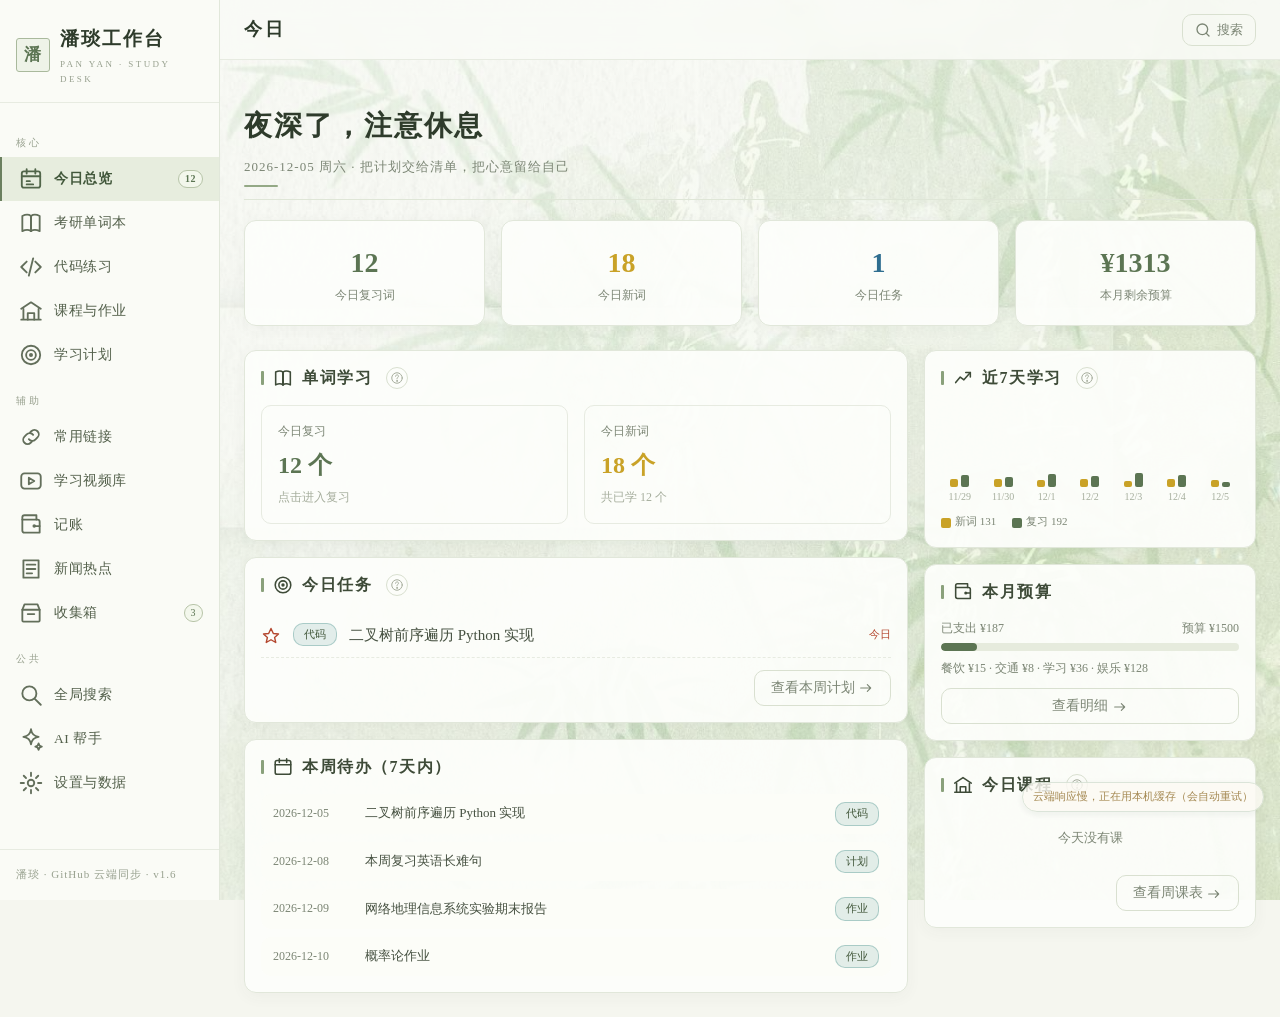
<file: wwwroot/site/index.html>
<!DOCTYPE html>
<html lang="zh-CN">
<head>
  <meta charset="UTF-8">
  <meta name="viewport" content="width=device-width, initial-scale=1.0, viewport-fit=cover">
  <meta name="theme-color" content="#2F4A3A">
  <title>潘琰工作台 · 个人学习工作台</title>
  <link rel="stylesheet" href="css/style.css?v=42">
</head>
<body>
  <div class="ink-bg" aria-hidden="true"></div>
  <div class="app">
    <!-- 侧边导航（桌面端） -->
    <aside class="sidebar">
      <div class="sidebar-header">
        <div class="sidebar-logo">
          <div class="seal">潘</div>
          <div>
            <div class="brand-cn">潘琰工作台</div>
            <div class="sidebar-logo-sub">PAN YAN · STUDY DESK</div>
          </div>
        </div>
      </div>
      <nav class="sidebar-nav"></nav>
      <div class="sidebar-footer">
        潘琰 · GitHub 云端同步 · v1.6
      </div>
    </aside>

    <!-- 主内容区 -->
    <div class="main">
      <header class="topbar">
        <div class="topbar-title">今日</div>
        <div class="topbar-actions">
          <button class="btn-secondary" style="padding:6px 12px;font-size:13px;display:inline-flex;align-items:center;gap:6px" onclick="navigate('search')" title="全局搜索">
            <svg width="15" height="15" viewBox="0 0 24 24" fill="none" stroke="currentColor" stroke-width="2" stroke-linecap="round" stroke-linejoin="round"><circle cx="11" cy="11" r="8"/><line x1="21" y1="21" x2="16.65" y2="16.65"/></svg>
            搜索
          </button>
        </div>
      </header>
      <main class="page"></main>
    </div>
  </div>

  <!-- 手机端底部导航 -->
  <nav class="bottomnav">
    <div class="bottomnav-items"></div>
  </nav>

  <!-- 手机端更多抽屉 -->
  <div class="mobile-menu-backdrop" onclick="closeDrawer()"></div>
  <div class="mobile-menu-drawer"></div>

  <!-- Toast 容器 -->
  <div class="toast-container"></div>

  <!-- 先加载图标库，再加载数据层、GitHub 同步层、AI、新闻、主控制器；docs.js 放最后覆盖旧帮助文档 -->
  <script src="js/config.js?v=50"></script>
  <script src="js/icons.js?v=41"></script>
  <script src="js/store.js?v=43"></script>
  <script src="js/sync.js?v=51"></script>
  <script src="js/ai.js?v=50"></script>
  <script src="js/news.js?v=50"></script>
  <script src="js/app.js?v=53"></script>
  <script src="js/safety.js?v=48"></script>
  <script src="js/docs.js?v=51"></script>
</body>
</html>
</file>
<file: wwwroot/site/css/style.css>
/* ============ 水彩青绿山水 ============ */
:root {
  /* 淡奶黄纸底 */
  --bg-paper: #F7F3E6;
  --bg-paper-light: #FFFDF6;
  --bg-paper-deep: #ECE2C4;
  
  /* 暖墨色文字 */
  --ink-deep: #353226;
  --ink-main: #4A4538;
  --ink-sub: #7D7460;
  --ink-light: #A79C84;
  
  --border-paper: #DCD1B2;
  --border-paper-light: #EAE2CC;
  
  /* 翡翠／湖蓝主色 */
  --primary-teal: #2A7E78;
  --primary-teal-deep: #1B5C58;
  --primary-teal-light: #7FC4B8;
  
  /* 辅助：青金石 / 金箔 / 朱砂 */
  --ochre: #C9A227;
  --ochre-light: #DFC46A;
  --cinnabar: #B4472F;
  --cinnabar-light: #CE7159;
  --azure-stone: #2F6E90;
  --azure-stone-light: #7FA8BE;
  
  /* 侧边：奶油白 */
  --sidebar-bg: #FFFDF6;
  --sidebar-bg-deep: #F5EEDB;
  --sidebar-text: #4A4538;
  --sidebar-text-dim: #9A9078;
  --sidebar-active: #B98A2F;
  
  --success: #2A7E78;
  --warning: #C9A227;
  --danger: #B4472F;
  --info: #2F6E90;
  
  /* 卡片 */
  --card-bg: #FFFEF8;
  --card-shadow: 0 1px 2px rgba(74, 69, 56, 0.04), 0 10px 24px rgba(180, 150, 70, 0.07);
  --card-shadow-hover: 0 2px 6px rgba(74, 69, 56, 0.06), 0 16px 34px rgba(180, 150, 70, 0.11);
  --card-radius: 12px;
  
  --space-xs: 4px;
  --space-sm: 8px;
  --space-md: 16px;
  --space-lg: 24px;
  --space-xl: 32px;
  
  /* 字体：宋体 */
  --font-serif: "Songti SC", "STSong", "SimSun", "宋体", "Noto Serif SC", Georgia, serif;
  --font-sans: "Songti SC", "STSong", "SimSun", "宋体", "Noto Serif SC", Georgia, serif;
  
  --radius-sm: 6px;
  --radius-md: 10px;
  --radius-lg: 16px;
  
  --sidebar-w: 220px;
  --topbar-h: 60px;
  --bottomnav-h: 64px;
}

/* ============ 全局重置 ============ */
*, *::before, *::after { box-sizing: border-box; margin: 0; padding: 0; }

html, body {
  height: 100%;
  background: var(--bg-paper);
  color: var(--ink-main);
  font-family: var(--font-sans);
  font-size: 15px;
  line-height: 1.6;
  -webkit-font-smoothing: antialiased;
}

/* 云雾纸底 */
body {
  background-color: var(--bg-paper);
  background-image:
    radial-gradient(1100px 620px at 88% -12%, rgba(127, 196, 184, 0.30), transparent 62%),
    radial-gradient(820px 520px at 2% 104%, rgba(47, 110, 144, 0.14), transparent 66%),
    url("data:image/svg+xml,%3Csvg xmlns='http://www.w3.org/2000/svg' width='220' height='220'%3E%3Cfilter id='n'%3E%3CfeTurbulence type='fractalNoise' baseFrequency='0.8' numOctaves='2' stitchTiles='stitch'/%3E%3C/filter%3E%3Crect width='100%25' height='100%25' filter='url(%23n)' opacity='0.035'/%3E%3C/svg%3E");
  background-attachment: fixed;
}

/* 远山云雾层 */
.ink-bg {
  position: fixed;
  left: 0; right: 0; bottom: 0;
  height: 44vh;
  pointer-events: none;
  z-index: 0;
  background:
    url("data:image/svg+xml,%3Csvg xmlns='http://www.w3.org/2000/svg' viewBox='0 0 1200 440' preserveAspectRatio='none'%3E%3Cdefs%3E%3ClinearGradient id='a' x1='0' y1='0' x2='0' y2='1'%3E%3Cstop offset='0' stop-color='%237FC4B8' stop-opacity='0.55'/%3E%3Cstop offset='1' stop-color='%232A7E78' stop-opacity='0.30'/%3E%3C/linearGradient%3E%3ClinearGradient id='b' x1='0' y1='0' x2='0' y2='1'%3E%3Cstop offset='0' stop-color='%232F6E90' stop-opacity='0.34'/%3E%3Cstop offset='1' stop-color='%23103C3B' stop-opacity='0.16'/%3E%3C/linearGradient%3E%3C/defs%3E%3Cpath d='M0 440V300c60-26 96-104 158-126s92 48 152 30 90-112 166-124 104 82 172 100 108-40 172-74 108-20 168 20v314z' fill='url(%23a)'/%3E%3Cpath d='M0 440V352c92-18 132-86 212-96s100 54 170 40 118-80 198-66 106 66 176 76 114-18 166-36 94 6 142 26v144z' fill='url(%23b)'/%3E%3Cellipse cx='300' cy='330' rx='260' ry='26' fill='%23FFFFFF' opacity='0.55'/%3E%3Cellipse cx='840' cy='356' rx='300' ry='24' fill='%23FFFFFF' opacity='0.45'/%3E%3Cpath d='M0 440v-18c100 4 152-28 236-26s126 24 208 18 124-28 210-22 138 26 220 20 94-10 142-6v34z' fill='%231B5C58' opacity='0.14'/%3E%3C/svg%3E")
      bottom center / 100% 100% no-repeat;
}
.ink-bg::after {
  content: '';
  position: absolute;
  inset: 0;
  background: linear-gradient(to top, rgba(244, 250, 248, 0) 42%, rgba(244, 250, 248, 0.94) 100%);
}

.app, .bottomnav, .mobile-menu-drawer, .modal-overlay, .toast-container {
  position: relative;
  z-index: 1;
}
.sidebar { z-index: 100; }
.bottomnav { z-index: 100; }

a { color: var(--primary-teal); text-decoration: none; }
a:hover { color: var(--primary-teal-deep); text-decoration: underline; }

button {
  cursor: pointer;
  font-family: var(--font-sans);
  font-size: 14px;
  border: 1px solid var(--border-paper);
  background: var(--bg-paper-light);
  color: var(--ink-main);
  padding: 8px 16px;
  border-radius: var(--radius-md);
  transition: all 0.15s ease;
}
button:hover { border-color: var(--primary-teal); color: var(--primary-teal); }
button:disabled { opacity: 0.5; cursor: not-allowed; }

/* 主要按钮 —— 青绿 */
.btn-primary {
  background: linear-gradient(180deg, #33918A 0%, #2A7E78 100%);
  border-color: #2A7E78;
  color: #fff;
  font-weight: 500;
  letter-spacing: 1px;
  box-shadow: 0 4px 12px rgba(42, 126, 120, 0.22);
}
.btn-primary:hover {
  background: linear-gradient(180deg, #2A7E78 0%, #1B5C58 100%);
  border-color: #1B5C58;
  color: #fff;
  text-decoration: none;
}

/* 次要按钮 */
.btn-secondary {
  background: transparent;
  border-color: var(--border-paper);
  color: var(--ink-sub);
}
.btn-secondary:hover { color: var(--ink-main); border-color: var(--ink-sub); }

/* 危险按钮 */
.btn-danger {
  background: transparent;
  border-color: var(--danger);
  color: var(--danger);
}
.btn-danger:hover { background: var(--danger); color: #fff; text-decoration: none; }

/* ============ 布局：左侧导航 + 右侧主内容 ============ */
.app {
  display: flex;
  min-height: 100vh;
}

/* 侧边导航 */
.sidebar {
  width: var(--sidebar-w);
  background: var(--sidebar-bg);
  color: var(--sidebar-text);
  position: fixed;
  top: 0;
  left: 0;
  bottom: 0;
  display: flex;
  flex-direction: column;
  z-index: 100;
  overflow: hidden;
  background-color: var(--sidebar-bg);
  background-image:
    url("data:image/svg+xml,%3Csvg xmlns='http://www.w3.org/2000/svg' viewBox='0 0 220 200' preserveAspectRatio='none'%3E%3Cpath d='M0 200V142c24-10 34-40 58-48s38 22 60 18 32-34 56-32 32 28 46 36v84z' fill='%237FC4B8' opacity='0.20'/%3E%3Cpath d='M0 200v-30c28 2 42-16 66-14s38 16 60 12 44-20 94-10v42z' fill='%232F6E90' opacity='0.22'/%3E%3Cellipse cx='90' cy='150' rx='110' ry='14' fill='%23FFFFFF' opacity='0.10'/%3E%3C/svg%3E"),
    radial-gradient(420px 260px at 110% 0%, rgba(127, 196, 184, 0.22), transparent 70%),
    linear-gradient(180deg, #14494A 0%, #0A2A2A 100%);
  background-position: bottom center, top right, center;
  background-size: 100% 200px, auto, cover;
  background-repeat: no-repeat;
  border-right: 1px solid rgba(201, 162, 39, 0.25);
}

.sidebar-header {
  padding: var(--space-lg) var(--space-md) var(--space-md);
  border-bottom: 1px solid rgba(211, 232, 227, 0.12);
}

.sidebar-logo {
  display: flex;
  align-items: center;
  gap: 10px;
  font-family: var(--font-serif);
  font-size: 19px;
  color: #F2FBF8;
  font-weight: 600;
  letter-spacing: 3px;
}

.sidebar-logo .seal {
  width: 34px; height: 34px;
  background: transparent;
  border: 1px solid rgba(227, 201, 120, 0.7);
  border-radius: 3px;
  display: flex; align-items: center; justify-content: center;
  font-family: var(--font-serif);
  font-size: 17px;
  color: #E3C978;
  font-weight: 600;
  flex-shrink: 0;
}

.sidebar-logo-sub {
  font-size: 9px;
  color: var(--sidebar-text-dim);
  letter-spacing: 2.4px;
  font-family: var(--font-sans);
  font-weight: 400;
  margin-top: 3px;
}

.sidebar-nav {
  flex: 1;
  padding: var(--space-md) 0;
  overflow-y: auto;
}

.nav-section-label {
  font-size: 10px;
  color: var(--sidebar-text-dim);
  letter-spacing: 3px;
  padding: var(--space-md) var(--space-md) 6px;
}

.nav-item {
  display: flex;
  align-items: center;
  gap: 10px;
  padding: 9px var(--space-md);
  color: var(--sidebar-text);
  cursor: pointer;
  border-left: 2px solid transparent;
  transition: all 0.16s ease;
  font-size: 13.5px;
  letter-spacing: 0.5px;
}
.nav-item:hover {
  background: rgba(127, 196, 184, 0.12);
  color: #FFFFFF;
}
.nav-item.active {
  background: rgba(227, 201, 120, 0.12);
  color: #E3C978;
  border-left-color: #E3C978;
  font-weight: 600;
}
.nav-item svg {
  width: 17px; height: 17px;
  flex-shrink: 0;
  opacity: 0.9;
}
.nav-item .nav-badge {
  margin-left: auto;
  background: transparent;
  border: 1px solid rgba(227, 201, 120, 0.75);
  color: #E3C978;
  font-size: 10px;
  padding: 0 6px;
  border-radius: 9px;
  min-width: 18px;
  text-align: center;
  line-height: 16px;
}

.sidebar-footer {
  padding: var(--space-md);
  border-top: 1px solid rgba(211, 232, 227, 0.12);
  font-size: 11px;
  color: var(--sidebar-text-dim);
  letter-spacing: 1px;
}

/* 主内容区 */
.main {
  margin-left: var(--sidebar-w);
  flex: 1;
  min-height: 100vh;
  display: flex;
  flex-direction: column;
}

/* 顶部栏 */
.topbar {
  height: var(--topbar-h);
  background: rgba(251, 254, 253, 0.82);
  backdrop-filter: blur(10px);
  border-bottom: 1px solid var(--border-paper-light);
  display: flex;
  align-items: center;
  justify-content: space-between;
  padding: 0 var(--space-lg);
  position: sticky;
  top: 0;
  z-index: 50;
}
.topbar-title {
  font-family: var(--font-serif);
  font-size: 18px;
  color: var(--ink-deep);
  font-weight: 600;
  letter-spacing: 3px;
}
.topbar-actions { display: flex; gap: var(--space-sm); align-items: center; }

/* 页面容器 */
.page {
  padding: var(--space-lg);
  max-width: 1200px;
  width: 100%;
  margin: 0 auto;
  flex: 1;
}

/* ============ 通用卡片 ============ */
.card {
  background:
    linear-gradient(180deg, rgba(255,255,255,0.55), rgba(255,255,255,0) 60%),
    var(--card-bg);
  border: 1px solid var(--border-paper-light);
  border-radius: var(--card-radius);
  padding: var(--space-md);
  box-shadow: var(--card-shadow);
  transition: box-shadow 0.18s ease, border-color 0.18s ease;
  position: relative;
}
.card:hover {
  box-shadow: var(--card-shadow-hover);
  border-color: var(--border-paper);
}

.card-title {
  font-family: var(--font-serif);
  font-size: 16px;
  font-weight: 600;
  color: var(--ink-deep);
  margin-bottom: var(--space-md);
  display: flex;
  align-items: center;
  gap: var(--space-sm);
  letter-spacing: 1.5px;
}
.card-title::before {
  content: '';
  width: 10px; height: 2px;
  background: var(--cinnabar);
  border-radius: 1px;
  flex-shrink: 0;
}

/* ============ 通用栅格 ============ */
.stat-grid {
  display: grid;
  grid-template-columns: repeat(auto-fit, minmax(140px, 1fr));
  gap: var(--space-md);
  margin-bottom: var(--space-lg);
}
.main-grid {
  display: grid;
  grid-template-columns: 2fr 1fr;
  gap: var(--space-md);
}

/* ============ 工具类 ============ */
.flex { display: flex; }
.flex-col { display: flex; flex-direction: column; }
.flex-center { display: flex; align-items: center; justify-content: center; }
.flex-between { display: flex; align-items: center; justify-content: space-between; }
.gap-sm { gap: var(--space-sm); }
.gap-md { gap: var(--space-md); }
.gap-lg { gap: var(--space-lg); }

/* ============ 空状态 ============ */
.empty-state {
  text-align: center;
  padding: 48px 24px;
  color: var(--ink-sub);
}
.empty-state svg {
  width: 48px; height: 48px;
  color: var(--ink-light);
  margin-bottom: var(--space-md);
}
.empty-state h4 {
  font-family: var(--font-serif);
  font-size: 16px;
  color: var(--ink-main);
  margin-bottom: var(--space-xs);
}
.empty-state p { font-size: 13px; }

/* ============ 帮助圆圈问号 ============ */
.help-btn {
  width: 22px; height: 22px;
  border-radius: 50%;
  background: transparent;
  border: 1px solid var(--border-paper);
  color: var(--ink-light);
  display: inline-flex;
  align-items: center;
  justify-content: center;
  font-size: 12px;
  cursor: help;
  padding: 0;
  margin-left: 6px;
  position: relative;
}
.help-btn:hover { border-color: var(--primary-teal); color: var(--primary-teal); }

.help-popover {
  position: absolute;
  bottom: 100%;
  right: 0;
  margin-bottom: 8px;
  width: 280px;
  background: var(--ink-deep);
  color: #fff;
  padding: 12px 14px;
  border-radius: 6px;
  font-size: 13px;
  line-height: 1.6;
  z-index: 200;
  display: none;
  box-shadow: 0 4px 12px rgba(0,0,0,0.2);
}
.help-btn:hover .help-popover { display: block; }
.help-popover h5 { font-size: 13px; margin-bottom: 6px; color: var(--primary-teal-light); }
.help-popover section { margin-top: 6px; }
.help-popover section b { color: var(--ochre-light); }
.help-popover::after {
  content: '';
  position: absolute;
  top: 100%;
  right: 10px;
  border: 6px solid transparent;
  border-top-color: var(--ink-deep);
}

/* ============ 弹窗 ============ */
.modal-overlay {
  position: fixed;
  inset: 0;
  background: rgba(31, 41, 55, 0.5);
  z-index: 300;
  display: none;
  align-items: center;
  justify-content: center;
  padding: 16px;
}
.modal-overlay.active { display: flex; }
.modal {
  background: var(--card-bg);
  border-radius: var(--radius-lg);
  width: 100%;
  max-width: 520px;
  max-height: 90vh;
  overflow-y: auto;
  border: 1px solid var(--border-paper);
  box-shadow: 0 12px 40px rgba(31, 41, 55, 0.15);
}
.modal-header {
  padding: var(--space-md) var(--space-lg);
  border-bottom: 1px solid var(--border-paper);
  display: flex; align-items: center; justify-content: space-between;
}
.modal-header h3 { font-family: var(--font-serif); font-size: 17px; color: var(--ink-deep); letter-spacing: 1px; }
.modal-body { padding: var(--space-lg); }
.modal-footer {
  padding: var(--space-md) var(--space-lg);
  border-top: 1px solid var(--border-paper);
  display: flex; justify-content: flex-end; gap: var(--space-sm);
}

/* ============ Toast ============ */
.toast-container {
  position: fixed;
  top: 72px;
  right: 24px;
  z-index: 400;
  display: flex;
  flex-direction: column;
  gap: 8px;
}
.toast {
  background: var(--ink-deep);
  color: #fff;
  padding: 10px 16px;
  border-radius: 6px;
  font-size: 13px;
  box-shadow: 0 4px 12px rgba(0,0,0,0.2);
  animation: slideIn 0.2s ease;
}
.toast.success { background: var(--primary-teal); }
.toast.error { background: var(--cinnabar); }

@keyframes slideIn {
  from { transform: translateX(100%); opacity: 0; }
  to { transform: translateX(0); opacity: 1; }
}

/* ============ 表单 ============ */
.form-group { margin-bottom: var(--space-md); }
.form-group label {
  display: block;
  font-size: 13px;
  color: var(--ink-sub);
  margin-bottom: 6px;
}
.form-control {
  width: 100%;
  padding: 9px 12px;
  border: 1px solid var(--border-paper);
  border-radius: var(--radius-md);
  background: var(--bg-paper-light);
  font-family: var(--font-sans);
  font-size: 14px;
  color: var(--ink-main);
  transition: border-color 0.15s;
}
.form-control:focus { outline: none; border-color: var(--primary-teal); }
textarea.form-control { min-height: 80px; resize: vertical; }
input[type="number"].form-control { -moz-appearance: textfield; }

/* ============ 标签 ============ */
.tag {
  display: inline-block;
  padding: 2px 10px;
  border-radius: 10px;
  font-size: 11px;
  font-weight: 500;
  border: 1px solid var(--border-paper);
  color: var(--ink-sub);
}
.tag-teal { background: rgba(42, 126, 120, 0.12); color: var(--primary-teal-deep); border-color: rgba(42, 126, 120, 0.3); }
.tag-ochre { background: rgba(201, 162, 39, 0.12); color: var(--ochre); border-color: rgba(201, 162, 39, 0.3); }
.tag-cinnabar { background: rgba(176, 58, 46, 0.12); color: var(--cinnabar); border-color: rgba(176, 58, 46, 0.3); }
.tag-azure { background: rgba(47, 110, 144, 0.10); color: var(--azure-stone); border-color: rgba(47, 110, 144, 0.3); }

/* ============ 加载状态 ============ */
.loading {
  text-align: center;
  padding: 32px;
  color: var(--ink-sub);
  font-size: 13px;
}
.loading::before {
  content: '';
  display: inline-block;
  width: 20px; height: 20px;
  border: 2px solid var(--border-paper);
  border-top-color: var(--primary-teal);
  border-radius: 50%;
  animation: spin 0.8s linear infinite;
  margin-right: 8px;
  vertical-align: -4px;
}
@keyframes spin { to { transform: rotate(360deg); } }

/* ============ 古风分隔线 ============ */
.ink-divider {
  height: 1px;
  background: var(--border-paper);
  margin: var(--space-md) 0;
  position: relative;
}
.ink-divider::before {
  content: '※';
  position: absolute;
  left: 50%;
  top: 50%;
  transform: translate(-50%, -50%);
  background: var(--bg-paper-light);
  padding: 0 12px;
  color: var(--ink-light);
  font-size: 12px;
}

/* ============ 手机端底部导航 ============ */
.bottomnav {
  display: none;
  position: fixed;
  bottom: 0;
  left: 0;
  right: 0;
  height: calc(var(--bottomnav-h) + env(safe-area-inset-bottom));
  background: rgba(251, 249, 243, 0.97);
  backdrop-filter: blur(8px);
  z-index: 100;
  border-top: 1px solid var(--border-paper-light);
  padding-bottom: env(safe-area-inset-bottom);
}
.bottomnav-items {
  display: flex;
  height: 100%;
}
.bottomnav-item {
  flex: 1;
  display: flex;
  flex-direction: column;
  align-items: center;
  justify-content: center;
  gap: 3px;
  color: var(--ink-sub);
  cursor: pointer;
  font-size: 11px;
  letter-spacing: 1px;
  padding: 8px 0;
  border: none;
  background: none;
  min-width: 44px;
  min-height: 44px;
}
.bottomnav-item.active { color: var(--primary-teal-deep); font-weight: 600; }
.bottomnav-item svg { width: 21px; height: 21px; }

.mobile-menu-drawer {
  position: fixed;
  top: 0; right: 0; bottom: 0;
  width: 280px;
  max-width: 86vw;
  background: var(--sidebar-bg);
  border-left: 1px solid var(--border-paper-light);
  z-index: 200;
  transform: translateX(100%);
  visibility: hidden;
  opacity: 0;
  pointer-events: none;
  overflow-y: auto;
  transition: transform 0.25s ease, opacity 0.25s ease;
}
.mobile-menu-drawer.open {
  transform: translateX(0);
  visibility: visible;
  opacity: 1;
  pointer-events: auto;
}
.mobile-menu-backdrop {
  display: none;
  position: fixed; inset: 0;
  background: rgba(0,0,0,0.4);
  z-index: 199;
}
.mobile-menu-backdrop.open { display: block; }

/* ============ 平板适配 ============ */
@media (max-width: 960px) {
  .page { padding: var(--space-md); }
}

/* ============ 手机端适配 ============ */
@media (max-width: 768px) {
  :root { --sidebar-w: 0px; --bottomnav-h: 64px; }
  
  .sidebar { display: none; }
  .bottomnav { display: block; }
  
  .page {
    padding: var(--space-md) var(--space-sm) calc(var(--bottomnav-h) + 32px + env(safe-area-inset-bottom));
  }
  
  .main { margin-left: 0; }
  
  .topbar { padding: 0 var(--space-md); }
  .topbar-title { font-size: 16px; letter-spacing: 0.5px; }
  
  /* 卡片单列 */
  .grid-2, .grid-3 { grid-template-columns: 1fr !important; }
  .stat-grid { grid-template-columns: repeat(2, minmax(0, 1fr)); gap: var(--space-sm); }
  .main-grid { grid-template-columns: 1fr; }
  
  /* 表格改为列表 */
  table, thead, tbody, th, td, tr { display: block; }
  thead { display: none; }
  tr { border: 1px solid var(--border-paper); border-radius: var(--radius-md); margin-bottom: 8px; padding: 8px; }
  td { border: none; padding: 2px 0; font-size: 13px; }
  
  /* 帮助按钮的popover在手机端改为下弹 */
  .help-popover { right: auto; left: 0; bottom: auto; top: 100%; margin-bottom: 0; margin-top: 8px; }
  .help-popover::after { top: auto; bottom: 100%; border: 6px solid transparent; border-bottom-color: var(--ink-deep); }
}

/* ============ 滚动条美化 ============ */
::-webkit-scrollbar { width: 6px; height: 6px; }
::-webkit-scrollbar-track { background: transparent; }
::-webkit-scrollbar-thumb { background: var(--border-paper); border-radius: 3px; }
::-webkit-scrollbar-thumb:hover { background: var(--ink-light); }

/* ============ 题头：水彩青绿山水 ============ */
.gradient-decor {
  min-height: 152px;
  background:
    linear-gradient(90deg, rgba(8, 38, 38, 0.72) 0%, rgba(8, 38, 38, 0.38) 52%, rgba(8, 38, 38, 0.05) 100%),
    url("data:image/svg+xml,%3Csvg xmlns='http://www.w3.org/2000/svg' viewBox='0 0 1200 300' preserveAspectRatio='none'%3E%3Cdefs%3E%3ClinearGradient id='g1' x1='0' y1='0' x2='0' y2='1'%3E%3Cstop offset='0' stop-color='%23C9EFE8'/%3E%3Cstop offset='1' stop-color='%2379C3B8'/%3E%3C/linearGradient%3E%3ClinearGradient id='g2' x1='0' y1='0' x2='0' y2='1'%3E%3Cstop offset='0' stop-color='%2355A9A0'/%3E%3Cstop offset='1' stop-color='%2322706C'/%3E%3C/linearGradient%3E%3ClinearGradient id='g3' x1='0' y1='0' x2='0' y2='1'%3E%3Cstop offset='0' stop-color='%23357D96'/%3E%3Cstop offset='1' stop-color='%23123F4C'/%3E%3C/linearGradient%3E%3C/defs%3E%3Crect width='1200' height='300' fill='%23E9F7F3'/%3E%3Cpath d='M0 300V186c64-30 100-92 162-112s86 40 152 26 96-90 174-98 100 64 172 82 110-26 174-54 148-10 152-6V300z' fill='url(%23g1)' opacity='0.85'/%3E%3Cpath d='M0 300V232c86-14 122-74 196-84s94 46 162 34 112-70 190-56 100 60 168 70 108-14 158-30 90 6 134 24V300z' fill='url(%23g2)' opacity='0.9'/%3E%3Cpath d='M0 300v-34c96 2 146-28 226-26s120 22 200 16 120-26 202-20 134 24 212 18 90-8 136-6v52z' fill='url(%23g3)' opacity='0.85'/%3E%3Cellipse cx='250' cy='214' rx='250' ry='20' fill='%23FFFFFF' opacity='0.42'/%3E%3Cellipse cx='760' cy='238' rx='290' ry='18' fill='%23FFFFFF' opacity='0.34'/%3E%3Cellipse cx='1080' cy='196' rx='180' ry='14' fill='%23FFFFFF' opacity='0.28'/%3E%3Cg fill='%23D9B45B' opacity='0.8'%3E%3Ccircle cx='960' cy='150' r='2.4'/%3E%3Ccircle cx='1010' cy='168' r='1.6'/%3E%3Ccircle cx='1078' cy='140' r='2'/%3E%3Ccircle cx='1124' cy='176' r='1.5'/%3E%3Ccircle cx='900' cy='186' r='1.4'/%3E%3C/g%3E%3Cg stroke='%231B3F44' stroke-width='1.5' fill='none' opacity='0.75'%3E%3Cpath d='M880 120q6-5 12 0'/%3E%3Cpath d='M905 132q5-4 10 0'/%3E%3Cpath d='M862 138q5-4 10 0'/%3E%3C/g%3E%3Cg opacity='0.9'%3E%3Cpath d='M1010 268q16 6 34 0l-6 7h-22z' fill='%2312292B'/%3E%3Cpath d='M1044 268l14-10' stroke='%23D9B45B' stroke-width='1.6'/%3E%3C/g%3E%3C/svg%3E")
      center / cover no-repeat;
  border: 1px solid rgba(27, 92, 88, 0.25);
  border-radius: var(--radius-lg);
  margin-bottom: var(--space-lg);
  display: flex;
  flex-direction: column;
  justify-content: center;
  padding: 26px var(--space-lg);
  position: relative;
  overflow: hidden;
  box-shadow: 0 12px 30px rgba(18, 48, 46, 0.12);
}
.gradient-decor::after {
  content: '';
  position: absolute;
  left: var(--space-lg);
  bottom: 26px;
  width: 42px;
  height: 2px;
  background: #E3C978;
  opacity: 0.9;
}
.gradient-decor h2 {
  font-family: var(--font-serif);
  font-size: 26px;
  font-weight: 600;
  color: #FFFFFF;
  letter-spacing: 6px;
  position: relative;
  z-index: 1;
  text-shadow: 0 1px 8px rgba(6, 30, 30, 0.35);
}
.gradient-decor p {
  font-size: 12px;
  color: rgba(233, 247, 243, 0.9);
  margin-top: 8px;
  letter-spacing: 1.6px;
  position: relative;
  z-index: 1;
}
@media (max-width: 768px) {
  .gradient-decor {
    min-height: 118px;
    padding: 20px var(--space-md);
    background-position: center, 70% center;
    background-size: cover, cover;
  }
  .gradient-decor h2 { font-size: 20px; letter-spacing: 4px; }
  .gradient-decor::after { left: var(--space-md); bottom: 18px; width: 32px; }
}

/* ============ 课程表（桌面周视图） ============ */
.tt-desktop { overflow-x: auto; }

.tt-head {
  display: grid;
  grid-template-columns: 56px repeat(7, minmax(0, 1fr));
  gap: 2px;
  margin-bottom: 4px;
}
.tt-corner,
.tt-day-head {
  font-size: 12px;
  color: var(--ink-sub);
  text-align: center;
  padding: 6px 0;
  border-radius: var(--radius-sm);
}
.tt-day-head.is-today {
  background: rgba(42, 126, 120, 0.14);
  color: var(--primary-teal-deep);
  font-weight: 600;
}

.tt-body {
  display: grid;
  grid-template-columns: 56px repeat(7, minmax(0, 1fr));
  gap: 2px;
}

.tt-times { display: flex; flex-direction: column; }
.tt-time-cell {
  display: flex;
  flex-direction: column;
  align-items: center;
  justify-content: center;
  font-size: 9px;
  color: var(--ink-light);
  border-bottom: 1px dashed var(--border-paper-light);
  gap: 1px;
}
.tt-time-cell b { font-size: 11px; color: var(--ink-sub); font-weight: 500; }

.tt-col {
  position: relative;
  border-left: 1px dashed var(--border-paper-light);
  background-image: repeating-linear-gradient(
    to bottom,
    transparent 0,
    transparent 43px,
    var(--border-paper-light) 43px,
    var(--border-paper-light) 44px
  );
}
.tt-col.is-today { background-color: rgba(42, 126, 120, 0.05); }

.tt-course {
  position: absolute;
  left: 2px;
  right: 2px;
  border-left: 3px solid var(--primary-teal);
  border-radius: 4px;
  padding: 4px 5px;
  overflow: hidden;
  font-size: 11px;
  line-height: 1.35;
}
.tt-course-name {
  font-weight: 600;
  color: var(--ink-deep);
  display: -webkit-box;
  -webkit-line-clamp: 3;
  -webkit-box-orient: vertical;
  overflow: hidden;
}
.tt-course-meta {
  font-size: 9px;
  color: var(--ink-sub);
  margin-top: 2px;
  white-space: nowrap;
  overflow: hidden;
  text-overflow: ellipsis;
}

/* ============ 课程表（手机按天列表） ============ */
.tt-mobile { display: none; }
.tt-mobile .ttm-day { padding: 10px 0; border-bottom: 1px dashed var(--border-paper-light); }
.tt-mobile .ttm-day:last-child { border-bottom: none; }
.ttm-day-title {
  font-size: 13px;
  font-weight: 600;
  color: var(--ink-deep);
  display: flex;
  justify-content: space-between;
  align-items: baseline;
  margin-bottom: 6px;
}
.ttm-day-title span { font-weight: 400; font-size: 11px; color: var(--ink-light); }
.ttm-day.is-today .ttm-day-title { color: var(--primary-teal-deep); }
.ttm-course {
  display: flex;
  gap: 10px;
  padding: 9px 10px;
  background: var(--bg-paper-light);
  border-radius: 6px;
  margin-bottom: 6px;
  min-height: 44px;
}
.ttm-time {
  font-size: 11px;
  color: var(--primary-teal-deep);
  font-weight: 600;
  min-width: 50px;
  line-height: 1.5;
  flex-shrink: 0;
}
.ttm-time span { color: var(--ink-light); font-weight: 400; font-size: 10px; }
.ttm-name { font-size: 13px; color: var(--ink-main); }
.ttm-meta { font-size: 11px; color: var(--ink-sub); margin-top: 2px; }
.ttm-empty { font-size: 12px; color: var(--ink-light); padding: 2px 0; }

@media (max-width: 768px) {
  .tt-desktop { display: none; }
  .tt-mobile { display: block; }
}

/* ============ 卡通图标尺寸（防止 SVG 撑满卡片） ============ */
svg {
  width: 20px;
  height: 20px;
  max-width: 20px;
  max-height: 20px;
  flex-shrink: 0;
  vertical-align: middle;
}
.nav-item > svg {
  width: 26px; height: 26px;
  max-width: 26px; max-height: 26px;
}
.bottomnav-item > svg {
  width: 26px; height: 26px;
  max-width: 26px; max-height: 26px;
}
.card-title > svg {
  width: 22px; height: 22px;
  max-width: 22px; max-height: 22px;
}
.empty-state > svg {
  width: 48px; height: 48px;
  max-width: 48px; max-height: 48px;
}
.help-btn > svg {
  width: 14px; height: 14px;
  max-width: 14px; max-height: 14px;
}
.btn > svg, .btn-secondary > svg, .modal-header svg {
  width: 16px; height: 16px;
  max-width: 16px; max-height: 16px;
}
.card-title {
  line-height: 1.4;
}
.card-title > svg + * { flex-shrink: 1; }

/* ============ 淡奶黄卡通主题 ============ */
body {
  background-color: #F7F3E6;
  background-image:
    radial-gradient(1100px 620px at 88% -12%, rgba(234, 210, 122, 0.26), transparent 62%),
    radial-gradient(820px 520px at 2% 104%, rgba(240, 196, 120, 0.16), transparent 66%);
}
.ink-bg { display: none; }
.sidebar {
  background: #FFFDF6;
  background-image: none;
  border-right: 1px solid #E5DCC2;
  color: #4A4538;
}
.sidebar-header { border-bottom-color: #EAE2CC; }
.sidebar-logo { color: #353226; }
.sidebar-logo .seal {
  border-color: #D8B75A;
  color: #A57C1F;
  background: #FFF6D9;
}
.sidebar-logo-sub, .sidebar-footer { color: #9A9078; }
.nav-section-label { color: #A79C84; }
.nav-item { color: #5C5544; }
.nav-item:hover { background: #FFF4CF; color: #353226; }
.nav-item.active {
  background: #F7E9AE;
  color: #6B531A;
  border-left-color: #D8B75A;
}
.nav-item .nav-badge {
  border-color: #D8B75A;
  color: #8A6A1F;
  background: #FFF8DE;
}
.sidebar-footer { border-top-color: #EAE2CC; }
.topbar { background: rgba(255, 253, 246, 0.88); }
.bottomnav { background: rgba(255, 253, 246, 0.97); }
.bottomnav-item.active { color: #8A641C; }
.mobile-menu-drawer { background: #FFFDF6; }
.empty-state { color: #7D7460; }

/* ============ 卡通题头：奶油天空 + 粗描边小山 ============ */
.gradient-decor {
  min-height: 142px;
  background-color: #FFF4C7;
  background-image: url("data:image/svg+xml,%3Csvg xmlns='http://www.w3.org/2000/svg' viewBox='0 0 1200 240' preserveAspectRatio='none'%3E%3Crect width='1200' height='240' fill='%23FFF4C7'/%3E%3Cg stroke='%232B2B2B' stroke-width='5' stroke-linecap='round' stroke-linejoin='round'%3E%3Ccircle cx='1040' cy='62' r='38' fill='%23FFD95A'/%3E%3Cpath d='M1040 8v-12M1040 116v12M986 62h-12M1094 62h12M1002 24l-8-8M1078 100l8 8M1078 24l8-8M1002 100l-8 8' fill='none'/%3E%3Cpath d='M770 72c0-16 14-26 30-22 6-18 34-20 44-4 18-6 36 6 34 24z' fill='%23FFFFFF'/%3E%3Cpath d='M90 74c0-13 12-22 25-18 5-15 28-16 36-3 15-5 30 5 28 20z' fill='%23FFFFFF'/%3E%3Cpath d='M0 240v-74c90-58 160-82 250-46 70 28 110 28 180-8 100-52 184-38 280 30 90 64 170 48 250 2 88-50 160-42 240 10v86z' fill='%23A9E6B8'/%3E%3Cpath d='M0 240v-38c120-46 220-42 330-6 100 32 190 26 290-16 120-50 230-44 340 8 90 42 160 40 240 12v40z' fill='%2377CFA4'/%3E%3Cpath d='M1090 196c8-12 20-12 28 0-8 12-20 12-28 0z' fill='%23FF9B8A'/%3E%3Cpath d='M1104 208v18' fill='none'/%3E%3Cpath d='M944 186c6-10 16-10 22 0-6 10-16 10-22 0z' fill='%23FFD95A'/%3E%3Cpath d='M955 196v16' fill='none'/%3E%3C/g%3E%3C/svg%3E");
  background-position: center;
  background-size: cover;
  background-repeat: no-repeat;
  border: 2px solid #2B2B2B;
  border-radius: 18px;
  box-shadow: 5px 5px 0 rgba(216, 183, 90, 0.42);
}
.gradient-decor h2 {
  color: #353226;
  text-shadow: none;
  font-weight: 700;
}
.gradient-decor p { color: #6F6247; }
.gradient-decor::after {
  background: #FF8A65;
  height: 4px;
  border-radius: 2px;
}
@media (max-width: 768px) {
  .gradient-decor { background-position: 62% center; }
}

/* ============ 淡绿植物水彩主题 ============ */
:root {
  --bg-paper: #F5F6EF;
  --bg-paper-light: #FCFDF8;
  --bg-paper-deep: #E6EBDD;
  --ink-deep: #2E3B2B;
  --ink-main: #465141;
  --ink-sub: #7C8675;
  --ink-light: #A6AE9D;
  --border-paper: #D9E0D0;
  --border-paper-light: #E7EBE1;
  --primary-teal: #5C7553;
  --primary-teal-deep: #42583B;
  --primary-teal-light: #A9B99C;
  --sidebar-bg: #FAFBF6;
  --sidebar-text: #53604B;
  --sidebar-text-dim: #98A18F;
  --sidebar-active: #5C7553;
  --card-bg: #FDFEFB;
  --card-shadow: 0 4px 16px rgba(70, 81, 65, 0.045);
  --card-shadow-hover: 0 8px 24px rgba(70, 81, 65, 0.08);
}
body {
  background-color: #F5F6EF;
  background-image:
    radial-gradient(900px 500px at 100% 0%, rgba(169, 185, 156, 0.22), transparent 65%),
    radial-gradient(700px 500px at 0% 100%, rgba(216, 224, 190, 0.22), transparent 65%),
    url("data:image/svg+xml,%3Csvg xmlns='http://www.w3.org/2000/svg' viewBox='0 0 300 180'%3E%3Cg opacity='.32'%3E%3Cpath d='M292 4C230 48 184 96 116 176' fill='none' stroke='%237C9670' stroke-width='2'/%3E%3Cg fill='%23A9B99C'%3E%3Cellipse cx='246' cy='42' rx='24' ry='7' transform='rotate(-28 246 42)'/%3E%3Cellipse cx='222' cy='64' rx='22' ry='7' transform='rotate(24 222 64)'/%3E%3Cellipse cx='196' cy='90' rx='24' ry='7' transform='rotate(-30 196 90)'/%3E%3Cellipse cx='170' cy='116' rx='21' ry='6' transform='rotate(26 170 116)'/%3E%3Cellipse cx='142' cy='144' rx='22' ry='7' transform='rotate(-32 142 144)'/%3E%3C/g%3E%3Cg fill='%23D6DFC8'%3E%3Cellipse cx='262' cy='24' rx='18' ry='6' transform='rotate(20 262 24)'/%3E%3Cellipse cx='206' cy='76' rx='18' ry='6' transform='rotate(-20 206 76)'/%3E%3Cellipse cx='154' cy='130' rx='18' ry='6' transform='rotate(18 154 130)'/%3E%3C/g%3E%3C/svg%3E");
  background-position: center, center, right top;
  background-repeat: no-repeat;
  background-size: auto, auto, 420px auto;
}
.sidebar {
  background: #FAFBF6;
  border-right: 1px solid #E1E7DA;
  color: #53604B;
}
.sidebar-header { border-bottom-color: #E7EBE1; }
.sidebar-logo { color: #2E3B2B; letter-spacing: 2px; }
.sidebar-logo .seal {
  border: 1px solid #A9B99C;
  background: #EEF3E8;
  color: #5C7553;
}
.sidebar-logo-sub, .sidebar-footer { color: #98A18F; }
.nav-section-label { color: #98A18F; }
.nav-item { color: #53604B; }
.nav-item:hover { background: #F0F4E9; color: #2E3B2B; }
.nav-item.active {
  background: #E7EDDE;
  color: #42583B;
  border-left-color: #6B805F;
}
.nav-item .nav-badge {
  border-color: #B7C4A8;
  color: #5C7553;
  background: #F3F7EC;
}
.sidebar-footer { border-top-color: #E7EBE1; }
.topbar { background: rgba(250, 251, 246, 0.88); }
.bottomnav { background: rgba(250, 251, 246, 0.97); }
.bottomnav-item.active { color: #42583B; }
.mobile-menu-drawer { background: #FAFBF6; }
.card {
  background: rgba(253, 254, 251, 0.94);
  border-color: #E1E7DA;
  box-shadow: 0 4px 16px rgba(70, 81, 65, 0.045);
}
.card-title { color: #3E4B38; }
.card-title::before { background: #8AA17B; width: 3px; height: 14px; }
.btn-primary {
  background: #5C7553;
  border-color: #5C7553;
  box-shadow: none;
  color: #fff;
}
.btn-primary:hover { background: #42583B; border-color: #42583B; }
.btn-secondary:hover { color: #42583B; border-color: #8AA17B; }
.empty-state { color: #7C8675; }

/* 题头：参考图的简洁标题 + 右侧植物 */
.gradient-decor {
  min-height: 116px;
  padding: 18px 0 20px;
  margin-bottom: 20px;
  background-color: transparent;
  background-image: url("data:image/svg+xml,%3Csvg xmlns='http://www.w3.org/2000/svg' viewBox='0 0 300 180'%3E%3Cg opacity='.72'%3E%3Cpath d='M292 4C230 48 184 96 116 176' fill='none' stroke='%237C9670' stroke-width='2'/%3E%3Cg fill='%23A9B99C'%3E%3Cellipse cx='246' cy='42' rx='24' ry='7' transform='rotate(-28 246 42)'/%3E%3Cellipse cx='222' cy='64' rx='22' ry='7' transform='rotate(24 222 64)'/%3E%3Cellipse cx='196' cy='90' rx='24' ry='7' transform='rotate(-30 196 90)'/%3E%3Cellipse cx='170' cy='116' rx='21' ry='6' transform='rotate(26 170 116)'/%3E%3Cellipse cx='142' cy='144' rx='22' ry='7' transform='rotate(-32 142 144)'/%3E%3C/g%3E%3Cg fill='%23D6DFC8'%3E%3Cellipse cx='262' cy='24' rx='18' ry='6' transform='rotate(20 262 24)'/%3E%3Cellipse cx='206' cy='76' rx='18' ry='6' transform='rotate(-20 206 76)'/%3E%3Cellipse cx='154' cy='130' rx='18' ry='6' transform='rotate(18 154 130)'/%3E%3C/g%3E%3C/svg%3E");
  background-position: right center;
  background-repeat: no-repeat;
  background-size: 300px 130px;
  border: none;
  border-bottom: 1px solid #DFE6D7;
  border-radius: 0;
  box-shadow: none;
}
.gradient-decor h2 {
  color: #2E3B2B;
  font-size: 28px;
  font-weight: 600;
  letter-spacing: 2px;
  text-shadow: none;
}
.gradient-decor p {
  color: #7C8675;
  font-size: 13px;
  letter-spacing: 1px;
}
.gradient-decor::after {
  left: 0;
  bottom: 12px;
  width: 34px;
  height: 2px;
  background: #8AA17B;
}
@media (max-width: 768px) {
  .gradient-decor {
    min-height: 104px;
    padding: 16px 0 18px;
    background-position: right -40px center;
    background-size: 240px 110px;
  }
  .gradient-decor h2 { font-size: 23px; letter-spacing: 1.5px; }
  .gradient-decor::after { left: 0; }
}

/* ============ 古风竹子背景 ============ */
body {
  background-color: #F3F6ED;
  background-image:
    linear-gradient(rgba(247, 249, 242, 0.72), rgba(243, 246, 237, 0.62)),
    url('../assets/bamboo-bg.png');
  background-position: center;
  background-repeat: no-repeat;
  background-size: cover;
  background-attachment: fixed;
}
.gradient-decor { background-image: none; }
@media (max-width: 768px) {
  body { background-attachment: scroll; }
}
</file>
